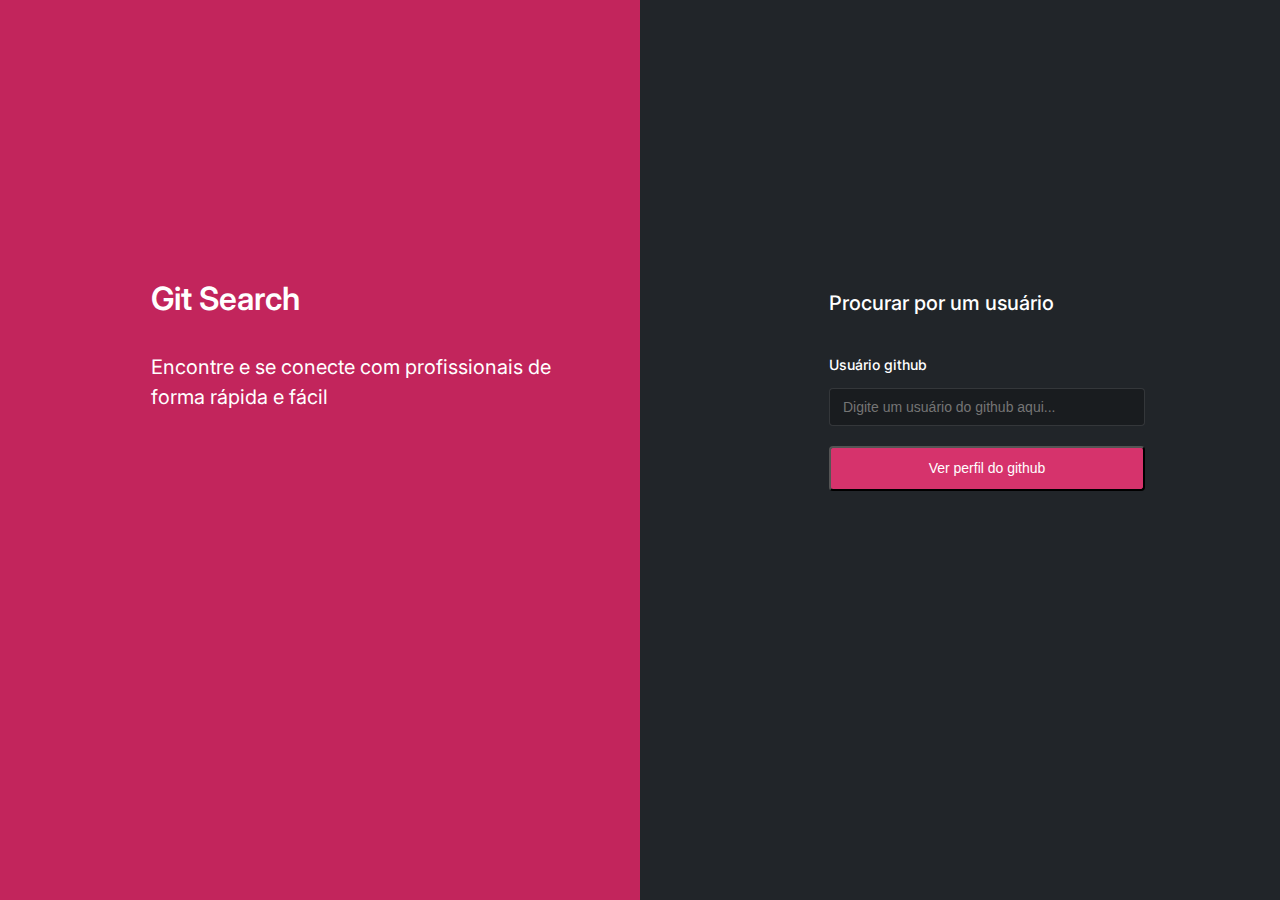
<file: index.html>
<!DOCTYPE html>
<html lang="pt-br">

<head>
    <meta charset="UTF-8" />
    <meta http-equiv="X-UA-Compatible" content="IE=edge" />
    <meta name="viewport" content="width=device-width, initial-scale=1.0" />

    <!-- FONTES -->
    <link rel="preconnect" href="https://fonts.googleapis.com" />
    <link rel="preconnect" href="https://fonts.gstatic.com" crossorigin />
    <link href="https://fonts.googleapis.com/css2?family=Inter:wght@100;200;300;400;500;600;700;800;900&display=swap" rel="stylesheet" />

    <!-- CSS -->
    <link rel="stylesheet" href="./src/styles/index.css">

    <title>Git Search</title>

    <!-- FAVICON -->
    <link rel="icon" type="image/x-icon" href="./src/assets/favicon/social.png">
</head>

<body>
    <header class="header__container--index">
        <div>
            <h1>Git Search</h1>
            <p>
                Encontre e se conecte com
                profissionais de forma rápida
                e fácil
            </p>
        </div>
    </header>
    <div class="app">
        <div class="app__container">
            <h2>Procurar por um usuário</h2>
            <div>
                <div class="input__container">
                    <label for="user__input">Usuário github</label>
                    <input type="text" id="user__input" placeholder="Digite um usuário do github aqui...">
                </div>
                <button class="search__btn btn-main">Ver perfil do github</button>
            </div>
        </div>
    </div>
    <script type="module" src="./src/scripts/index.js"></script>
</body>

</html>
</file>
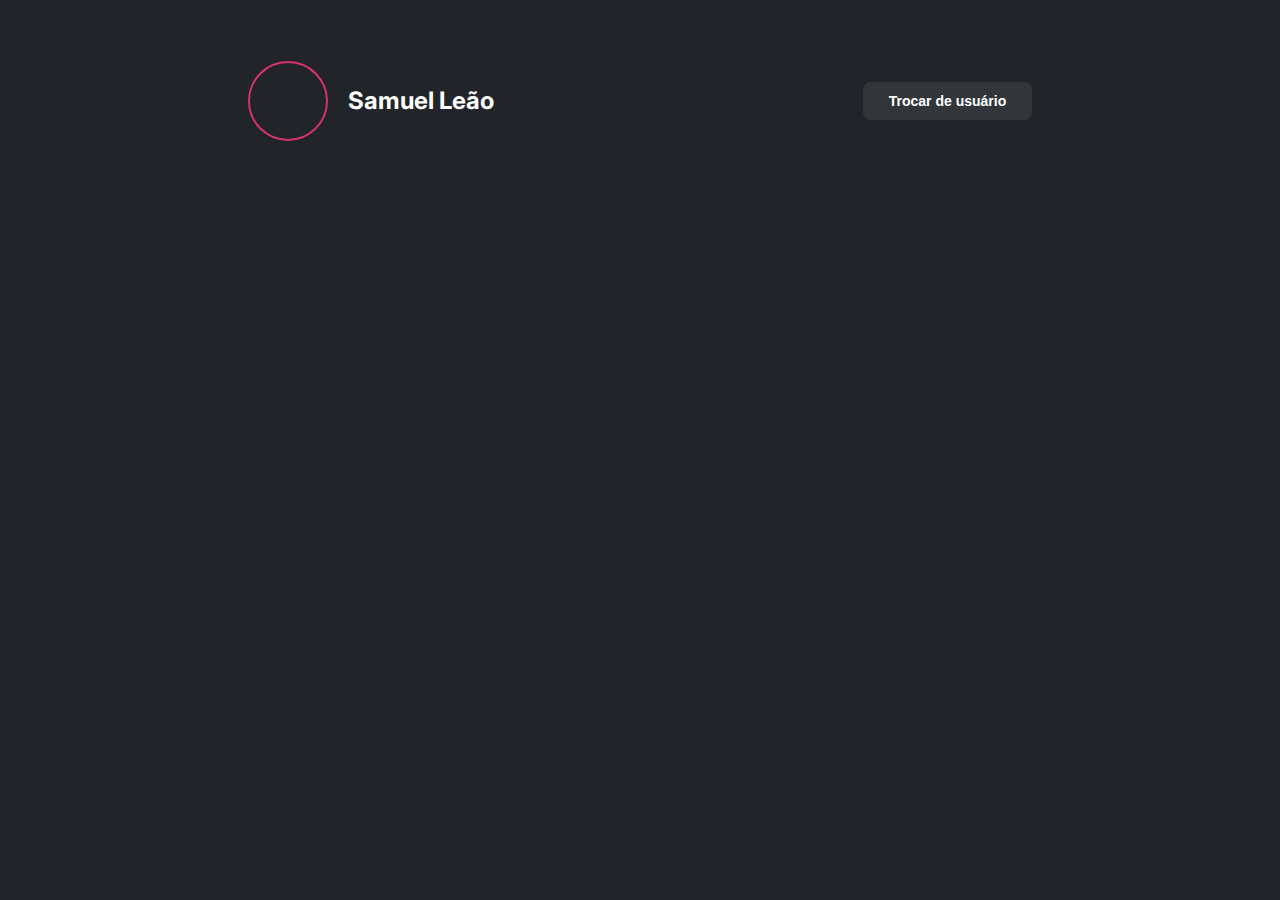
<file: src/pages/profile.html>
<!DOCTYPE html>
<html lang="pt-br">

<head>
    <meta charset="UTF-8" />
    <meta http-equiv="X-UA-Compatible" content="IE=edge" />
    <meta name="viewport" content="width=device-width, initial-scale=1.0" />

    <!-- FONTES -->
    <link rel="preconnect" href="https://fonts.googleapis.com" />
    <link rel="preconnect" href="https://fonts.gstatic.com" crossorigin />
    <link href="https://fonts.googleapis.com/css2?family=Inter:wght@100;200;300;400;500;600;700;800;900&display=swap" rel="stylesheet" />

    <title>Git Search - User Profile</title>

    <!-- CSS -->
    <link rel="stylesheet" href="../styles/index.css">

    <!-- FAVICON -->
    <link rel="icon" type="image/x-icon" href="../assets/favicon/social.png">
</head>

<body class="body--user">
    <main class="user">
        <div class="user__profile">
            <div>
                <div class="profile__img"></div>
                <p>Samuel Leão</p>
            </div>
            <button class="back__button--profile">Trocar de usuário</button>
        </div>
        <ul class="projects__container"></ul>
    </main>
    <script type="module" src="../scripts/profile.js"></script>
</body>

</html>
</file>
<file: src/styles/index.css>
@import url(reset.css);
@import url(globalStyles.css);
@import url(header.css);
@import url(app.css);
@import url(main--profile.css);
@import url(error-container.css);

.hidden {
    display: none;
}
</file>
